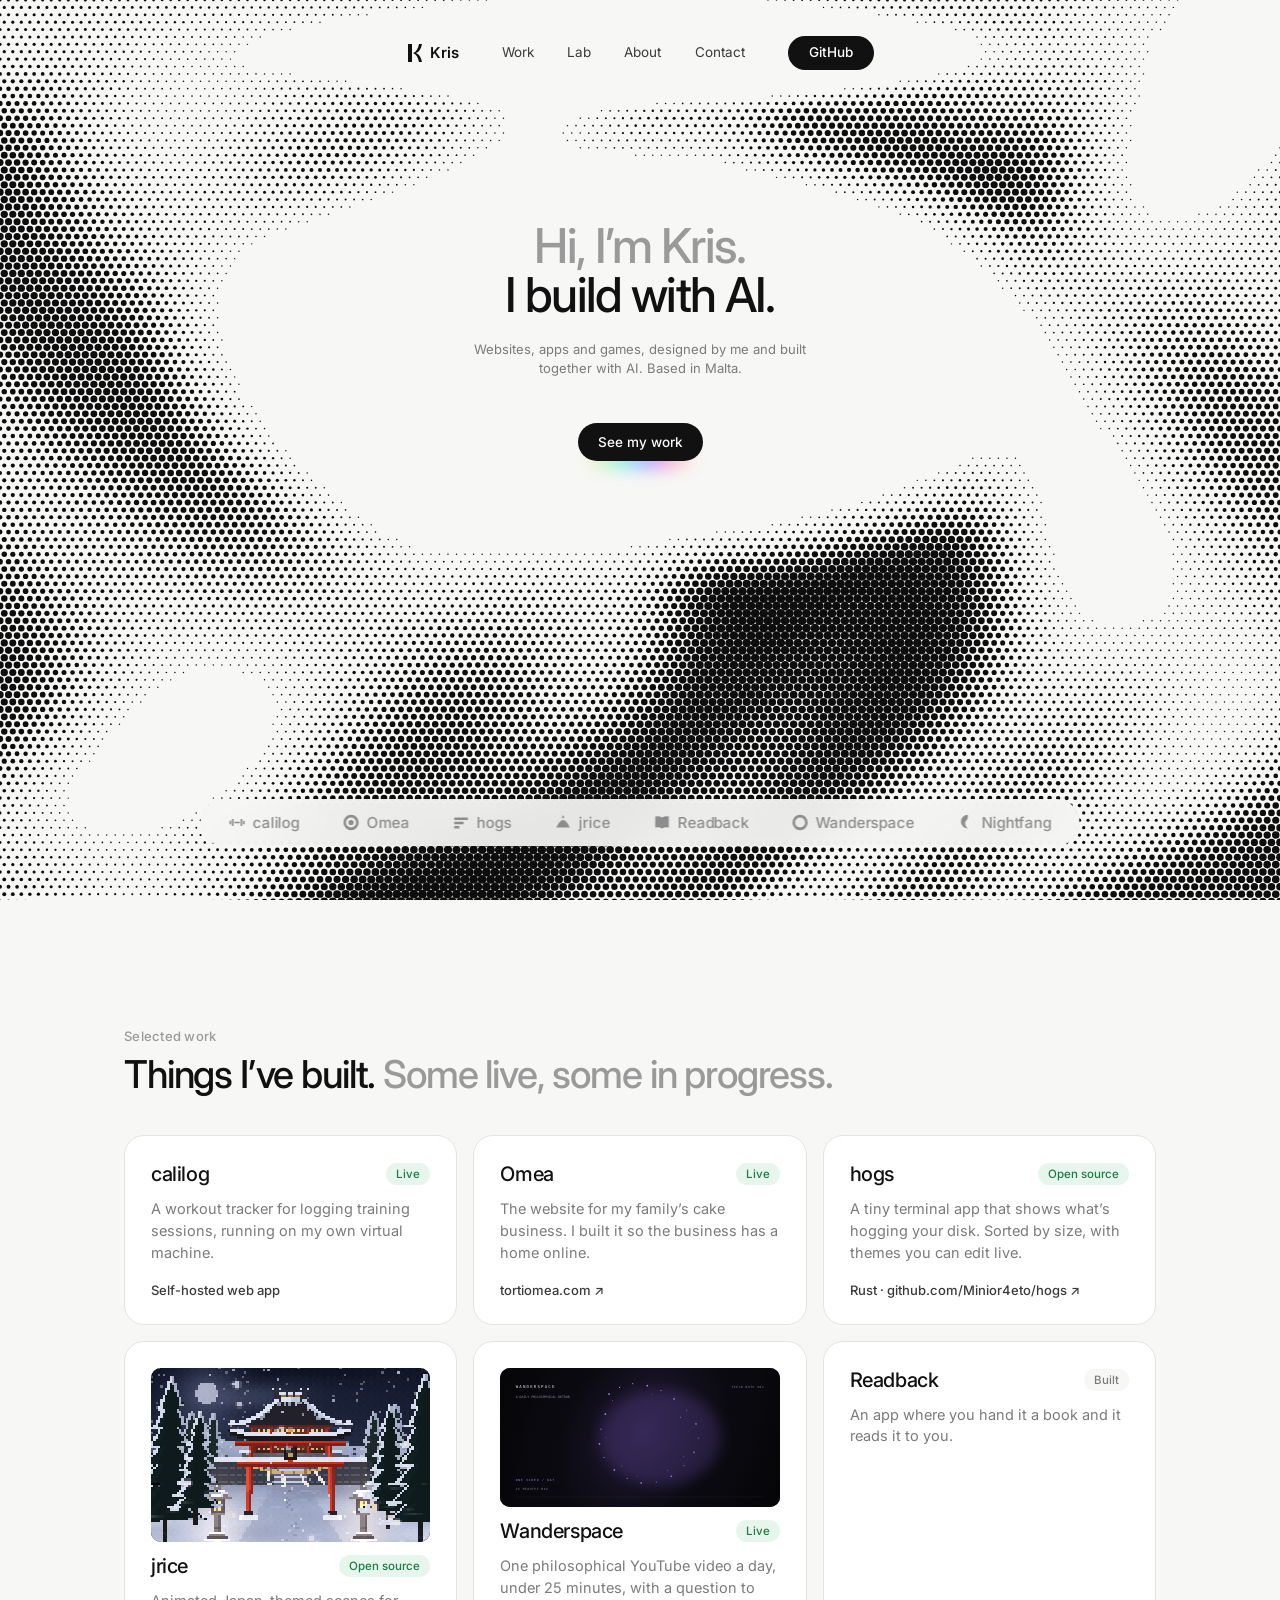
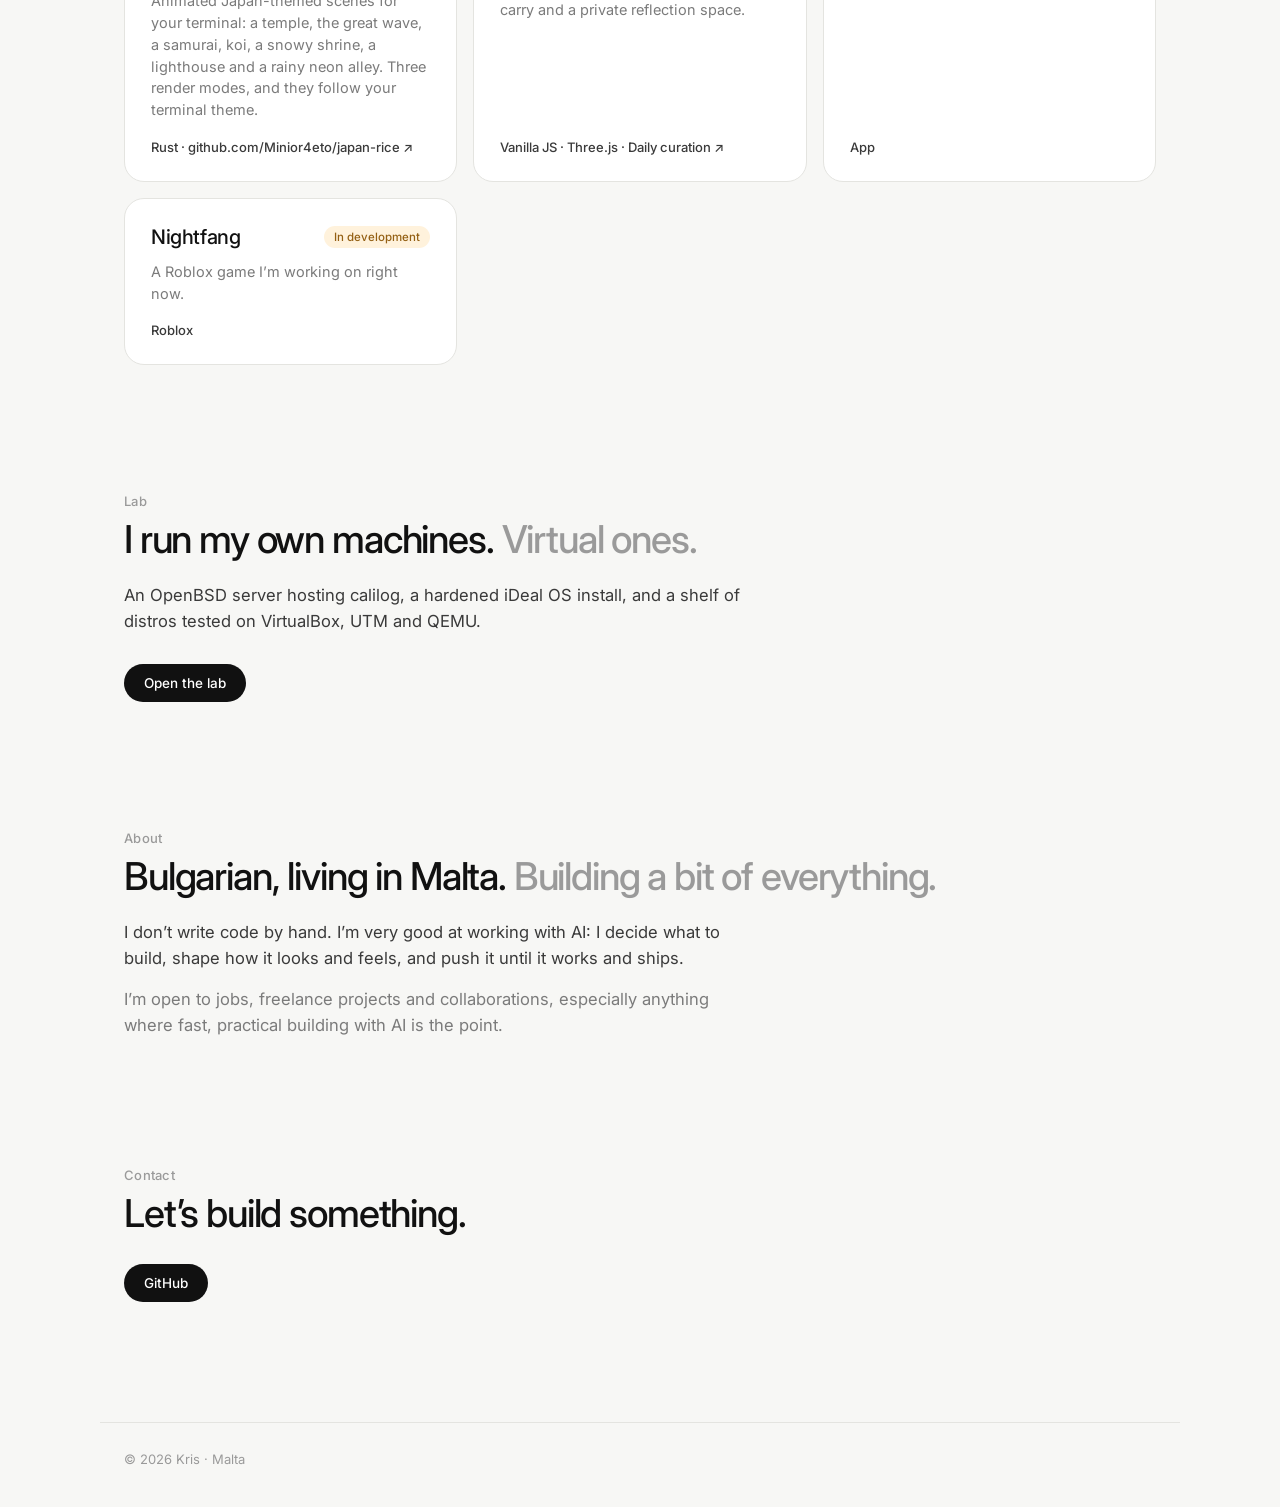
<file: index.html>
<!doctype html>
<html lang="en">
  <head>
    <meta charset="UTF-8" />
    <meta name="viewport" content="width=device-width, initial-scale=1" />
    <meta name="theme-color" content="#f7f7f5" />
    <meta name="description" content="Kris builds websites, apps and games by directing AI. Based in Malta. Projects: calilog, Omea, hogs, jrice, Wanderspace, Readback, Nightfang." />
    <title>Kris — I build things with AI</title>
    <link rel="preconnect" href="https://fonts.googleapis.com" />
    <link rel="preconnect" href="https://fonts.gstatic.com" crossorigin />
    <link href="https://fonts.googleapis.com/css2?family=Inter:wght@400;500;600&display=swap" rel="stylesheet" />
    <style>
      :root {
        --bg: #f7f7f5;
        --ink: #111111;
        --mute: #9a9a9a;
        --sub: #7b7b7b;
        --line: #e4e4e0;
        --card: #ffffff;
        --dot: #0d0d0d;
      }

      * { box-sizing: border-box; margin: 0; padding: 0; }
      html { scroll-behavior: smooth; }
      body {
        min-width: 320px;
        background: var(--bg);
        color: var(--ink);
        font-family: "Inter", system-ui, sans-serif;
        -webkit-font-smoothing: antialiased;
        text-rendering: optimizeLegibility;
      }
      a { color: inherit; }

      /* ---------- HERO ---------- */
      .hero {
        position: relative;
        height: 100vh;
        min-height: 660px;
        overflow: hidden;
        isolation: isolate;
        background: var(--bg);
      }

      #dots {
        position: absolute;
        inset: 0;
        z-index: 0;
        display: block;
        width: 100%;
        height: 100%;
        pointer-events: none;
      }

      .nav, .copy, .logos { position: relative; z-index: 3; }

      .nav {
        display: flex;
        align-items: center;
        justify-content: center;
        gap: clamp(18px, 2.6vw, 40px);
        padding: 36px 24px 0;
        font-size: 13.5px;
        line-height: 1;
      }

      .brand {
        display: inline-flex;
        align-items: center;
        gap: 8px;
        margin-right: 10px;
        font-size: 15px;
        font-weight: 600;
        letter-spacing: -.01em;
        text-decoration: none;
        white-space: nowrap;
      }
      .brand-mark { width: 16px; height: 18px; fill: currentColor; }

      .nav-links { display: flex; align-items: center; gap: clamp(18px, 2.6vw, 40px); }
      .nav-links a, .pill-link {
        color: #3a3a3a;
        text-decoration: none;
        transition: color .2s ease;
        white-space: nowrap;
      }
      .nav-links a:hover { color: #000; }

      .pill-link {
        margin-left: 10px;
        padding: 10px 21px;
        border-radius: 999px;
        background: var(--ink);
        color: #fff;
        font-weight: 500;
        transition: transform .25s ease, background .25s ease;
      }
      .pill-link:hover { transform: translateY(-1px); background: #000; color: #fff; }

      .copy {
        position: absolute;
        top: 24.5%;
        left: 50%;
        width: min(92vw, 720px);
        transform: translateX(-50%);
        text-align: center;
      }

      h1 {
        font-size: clamp(38px, 3.75vw, 68px);
        font-weight: 500;
        letter-spacing: -.035em;
        line-height: 1.04;
      }
      h1 span { display: block; }
      h1 .muted { color: var(--mute); }

      .subline {
        max-width: 360px;
        margin: 20px auto 0;
        color: var(--sub);
        font-size: clamp(13px, 1.02vw, 15.5px);
        line-height: 1.4;
      }

      .cta {
        position: relative;
        display: inline-block;
        margin-top: clamp(34px, 3.6vw, 52px);
      }
      .cta::before {
        position: absolute;
        right: 10%; bottom: -6px; left: 10%;
        height: 16px;
        border-radius: 50%;
        background: linear-gradient(90deg, #ffcf5a, #7dffa8, #5ad7ff, #9b7bff, #ff6fd8, #ffb36b);
        content: "";
        filter: blur(9px);
        opacity: .85;
        transition: bottom .3s ease, filter .3s ease, opacity .3s ease;
      }
      .cta a {
        position: relative;
        display: inline-flex;
        align-items: center;
        justify-content: center;
        padding: 11px 20px;
        border-radius: 999px;
        background: var(--ink);
        color: #fff;
        font-size: 13.5px;
        font-weight: 500;
        text-decoration: none;
        transition: transform .3s ease, background .3s ease;
      }
      .cta:hover::before { bottom: -9px; filter: blur(12px); opacity: 1; }
      .cta:hover a { transform: translateY(-1px); background: #000; }

      .logos {
        position: absolute;
        bottom: clamp(28px, 6vh, 64px);
        left: 50%;
        transform: translateX(-50%);
        width: max-content;
        max-width: 92vw;
        display: flex;
        flex-wrap: wrap;
        align-items: center;
        justify-content: center;
        gap: 14px clamp(22px, 3.4vw, 48px);
        padding: 14px 28px;
        border-radius: 999px;
        background: rgba(247, 247, 245, .92);
        -webkit-backdrop-filter: blur(6px);
        backdrop-filter: blur(6px);
        color: #8d8d8d;
        font-size: clamp(14px, 1.18vw, 17px);
        font-weight: 500;
        letter-spacing: -.01em;
      }
      .logo-item {
        display: inline-flex;
        align-items: center;
        gap: 7px;
        white-space: nowrap;
        text-decoration: none;
        transition: color .2s ease;
      }
      .logo-item:hover { color: var(--ink); }
      .logo-item svg { width: 17px; height: 17px; fill: currentColor; }

      /* ---------- SECTIONS ---------- */
      section.block {
        max-width: 1080px;
        margin: 0 auto;
        padding: clamp(72px, 10vw, 128px) 24px 0;
      }
      .eyebrow {
        color: var(--mute);
        font-size: 13px;
        font-weight: 500;
        letter-spacing: .02em;
      }
      h2 {
        margin-top: 10px;
        font-size: clamp(28px, 3vw, 44px);
        font-weight: 500;
        letter-spacing: -.03em;
        line-height: 1.08;
      }
      h2 .muted { color: var(--mute); }

      .grid {
        display: grid;
        grid-template-columns: repeat(auto-fill, minmax(300px, 1fr));
        gap: 16px;
        margin-top: 40px;
      }
      .card {
        display: flex;
        flex-direction: column;
        gap: 12px;
        padding: 26px;
        border: 1px solid var(--line);
        border-radius: 20px;
        background: var(--card);
        text-decoration: none;
        transition: transform .25s ease, border-color .25s ease, box-shadow .25s ease;
      }
      a.card:hover { transform: translateY(-3px); border-color: #cfcfca; box-shadow: 0 14px 30px -18px rgba(0,0,0,.25); }
      .card-top { display: flex; align-items: center; justify-content: space-between; gap: 12px; }
      .card .thumb { width: 100%; height: auto; border-radius: 10px; display: block; image-rendering: pixelated; background: #0b0c14; }
      .card h3 { font-size: 20px; font-weight: 500; letter-spacing: -.02em; }
      .tag {
        padding: 4px 10px;
        border-radius: 999px;
        background: var(--bg);
        color: var(--sub);
        font-size: 11.5px;
        font-weight: 500;
        white-space: nowrap;
      }
      .tag.live { background: #e6f6ec; color: #1f7a45; }
      .tag.wip { background: #fff2dc; color: #946014; }
      .card p { color: var(--sub); font-size: 14.5px; line-height: 1.5; }
      .card .meta { margin-top: auto; padding-top: 6px; color: #3a3a3a; font-size: 13px; font-weight: 500; }

      .about-text {
        max-width: 620px;
        margin-top: 22px;
        color: #3a3a3a;
        font-size: clamp(16px, 1.3vw, 19px);
        line-height: 1.55;
      }
      .about-text + .about-text { margin-top: 16px; color: var(--sub); }

      .contact-row { display: flex; flex-wrap: wrap; gap: 12px; margin-top: 30px; }
      .contact-row a {
        padding: 11px 20px;
        border-radius: 999px;
        background: var(--ink);
        color: #fff;
        font-size: 13.5px;
        font-weight: 500;
        text-decoration: none;
        transition: transform .25s ease;
      }
      .contact-row a:hover { transform: translateY(-1px); }
      .contact-row a.ghost { background: transparent; color: var(--ink); border: 1px solid #cfcfca; }

      footer {
        max-width: 1080px;
        margin: clamp(72px, 10vw, 120px) auto 0;
        padding: 28px 24px 40px;
        border-top: 1px solid var(--line);
        color: var(--mute);
        font-size: 13px;
      }

      @media (max-width: 760px) {
        .hero { min-height: 620px; }
        .nav { justify-content: space-between; padding: 22px 18px 0; }
        .nav-links { display: none; }
        .brand { margin-right: 0; }
        .pill-link { margin-left: 0; }
        .copy { top: 20%; }
        .logos { gap: 10px 20px; font-size: 13px; padding: 12px 20px; border-radius: 22px; }
      }
    </style>
  </head>
  <body>
    <main class="hero" id="top">
      <canvas id="dots" aria-hidden="true"></canvas>

      <nav class="nav" aria-label="Main navigation">
        <a class="brand" href="#top" aria-label="Kris home">
          <svg class="brand-mark" viewBox="0 0 16 18" aria-hidden="true">
            <path d="M2 0h4v18H2zM7 9c3-1 5-4 6-9h3c-1 5-3 8-6 9 3 1 5 4 6 9h-3c-1-5-3-8-6-9z" />
          </svg>
          <span>Kris</span>
        </a>
        <div class="nav-links">
          <a href="#work">Work</a>
          <a href="lab.html">Lab</a>
          <a href="#about">About</a>
          <a href="#contact">Contact</a>
        </div>
        <a class="pill-link" href="https://github.com/Minior4eto" target="_blank" rel="noopener">GitHub</a>
      </nav>

      <section class="copy" aria-labelledby="hero-title">
        <h1 id="hero-title">
          <span class="muted">Hi, I’m Kris.</span>
          <span>I build with AI.</span>
        </h1>
        <p class="subline">Websites, apps and games, designed by me and built together with AI. Based in Malta.</p>
        <div class="cta">
          <a href="#work">See my work</a>
        </div>
      </section>

      <div class="logos" aria-label="Selected projects">
        <a class="logo-item" href="#calilog">
          <svg viewBox="0 0 20 20" aria-hidden="true"><path d="M1 8h2v4H1zm3-2h2v8H4zm3 3h6v2H7zm7-3h2v8h-2zm3 2h2v4h-2z" /></svg>
          <span>calilog</span>
        </a>
        <a class="logo-item" href="#omea">
          <svg viewBox="0 0 20 20" aria-hidden="true"><path d="M10 1a9 9 0 110 18 9 9 0 010-18zm0 3a6 6 0 100 12 6 6 0 000-12zm0 3a3 3 0 110 6 3 3 0 010-6z" /></svg>
          <span>Omea</span>
        </a>
        <a class="logo-item" href="#hogs">
          <svg viewBox="0 0 20 20" aria-hidden="true"><path d="M2 4h16v3H2zm0 5h11v3H2zm0 5h6v3H2z" /></svg>
          <span>hogs</span>
        </a>
        <a class="logo-item" href="#jrice">
          <svg viewBox="0 0 20 20" aria-hidden="true"><path d="M2 16q4-9 8-9t8 9zM9 2h2v3H9z" /></svg>
          <span>jrice</span>
        </a>
        <a class="logo-item" href="#readback">
          <svg viewBox="0 0 20 20" aria-hidden="true"><path d="M2 3q4-1 8 1v13q-4-2-8-1zm16 0q-4-1-8 1v13q4-2 8-1z" /></svg>
          <span>Readback</span>
        </a>
        <a class="logo-item" href="#wanderspace">
          <svg viewBox="0 0 20 20" aria-hidden="true"><path d="M10 1a9 9 0 100 18 9 9 0 000-18zm0 3a6 6 0 110 12 6 6 0 010-12z" /></svg>
          <span>Wanderspace</span>
        </a>
        <a class="logo-item" href="#nightfang">
          <svg viewBox="0 0 20 20" aria-hidden="true"><path d="M12 1a8 8 0 100 16 9 9 0 01-3-8 8 8 0 003-8z" /></svg>
          <span>Nightfang</span>
        </a>
      </div>
    </main>

    <section class="block" id="work" aria-labelledby="work-title">
      <p class="eyebrow">Selected work</p>
      <h2 id="work-title">Things I’ve built. <span class="muted">Some live, some in progress.</span></h2>

      <div class="grid">
        <article class="card" id="calilog">
          <div class="card-top"><h3>calilog</h3><span class="tag live">Live</span></div>
          <p>A workout tracker for logging training sessions, running on my own virtual machine.</p>
          <span class="meta">Self-hosted web app</span>
        </article>

        <a class="card" id="omea" href="https://tortiomea.com" target="_blank" rel="noopener">
          <div class="card-top"><h3>Omea</h3><span class="tag live">Live</span></div>
          <p>The website for my family’s cake business. I built it so the business has a home online.</p>
          <span class="meta">tortiomea.com ↗</span>
        </a>

        <a class="card" id="hogs" href="https://github.com/Minior4eto/hogs" target="_blank" rel="noopener">
          <div class="card-top"><h3>hogs</h3><span class="tag live">Open source</span></div>
          <p>A tiny terminal app that shows what’s hogging your disk. Sorted by size, with themes you can edit live.</p>
          <span class="meta">Rust · github.com/Minior4eto/hogs ↗</span>
        </a>

        <a class="card" id="jrice" href="https://github.com/Minior4eto/japan-rice" target="_blank" rel="noopener">
          <img class="thumb" src="assets/jrice.gif" alt="Animated snowy shrine drawn in a terminal" loading="lazy" width="480" height="300" />
          <div class="card-top"><h3>jrice</h3><span class="tag live">Open source</span></div>
          <p>Animated Japan-themed scenes for your terminal: a temple, the great wave, a samurai, koi, a snowy shrine, a lighthouse and a rainy neon alley. Three render modes, and they follow your terminal theme.</p>
          <span class="meta">Rust · github.com/Minior4eto/japan-rice ↗</span>
        </a>

        <a class="card" id="wanderspace" href="https://wanderspace.vercel.app/" target="_blank" rel="noopener">
          <img class="thumb" src="assets/wanderspace.svg" alt="Wanderspace — lavender particles on a dark field" loading="lazy" width="480" height="240" />
          <div class="card-top"><h3>Wanderspace</h3><span class="tag live">Live</span></div>
          <p>One philosophical YouTube video a day, under 25 minutes, with a question to carry and a private reflection space.</p>
          <span class="meta">Vanilla JS · Three.js · Daily curation ↗</span>
        </a>

        <article class="card" id="readback">
          <div class="card-top"><h3>Readback</h3><span class="tag">Built</span></div>
          <p>An app where you hand it a book and it reads it to you.</p>
          <span class="meta">App</span>
        </article>

        <article class="card" id="nightfang">
          <div class="card-top"><h3>Nightfang</h3><span class="tag wip">In development</span></div>
          <p>A Roblox game I’m working on right now.</p>
          <span class="meta">Roblox</span>
        </article>
      </div>
    </section>

    <section class="block" id="lab" aria-labelledby="lab-title">
      <p class="eyebrow">Lab</p>
      <h2 id="lab-title">I run my own machines. <span class="muted">Virtual ones.</span></h2>
      <p class="about-text">An OpenBSD server hosting calilog, a hardened iDeal OS install, and a shelf of distros tested on VirtualBox, UTM and QEMU.</p>
      <div class="contact-row">
        <a href="lab.html">Open the lab</a>
      </div>
    </section>

    <section class="block" id="about" aria-labelledby="about-title">
      <p class="eyebrow">About</p>
      <h2 id="about-title">Bulgarian, living in Malta. <span class="muted">Building a bit of everything.</span></h2>
      <p class="about-text">I don’t write code by hand. I’m very good at working with AI: I decide what to build, shape how it looks and feels, and push it until it works and ships.</p>
      <p class="about-text">I’m open to jobs, freelance projects and collaborations, especially anything where fast, practical building with AI is the point.</p>
    </section>

    <section class="block" id="contact" aria-labelledby="contact-title">
      <p class="eyebrow">Contact</p>
      <h2 id="contact-title">Let’s build something.</h2>
      <div class="contact-row">
        <a href="https://github.com/Minior4eto" target="_blank" rel="noopener">GitHub</a>
        <!-- Add your email here when ready, for example:
        <a class="ghost" href="mailto:you@example.com">Email me</a> -->
      </div>
    </section>

    <footer>© <span id="year"></span> Kris · Malta</footer>

    <script>
      document.getElementById('year').textContent = new Date().getFullYear();
    </script>
    <script>
      (() => {
        const canvas = document.getElementById('dots');
        const ctx = canvas.getContext('2d');
        const LOOP = 24; // seconds; every wave uses whole multiples of this, so the loop is seamless
        const TAU = Math.PI * 2;

        let W = 0, H = 0, dpr = 1, step = 8, rowStep = 7, cols = 0, rows = 0, maxR = 3.4;
        const pointer = { x: -9999, y: -9999, on: false };

        const clamp = (n, a, b) => Math.max(a, Math.min(b, n));
        const smooth = (a, b, x) => { const t = clamp((x - a) / (b - a), 0, 1); return t * t * (3 - 2 * t); };

        function resize() {
          const rect = canvas.getBoundingClientRect();
          W = Math.max(1, Math.round(rect.width));
          H = Math.max(1, Math.round(rect.height));
          dpr = Math.min(2, window.devicePixelRatio || 1);
          canvas.width = Math.round(W * dpr);
          canvas.height = Math.round(H * dpr);
          step = Math.max(7, W / 150);       // dot spacing (bigger = chunkier dots)
          rowStep = step * .866;             // staggered rows give a honeycomb feel
          maxR = step * .52;                 // biggest dot size
          cols = Math.ceil(W / step) + 1;
          rows = Math.ceil(H / rowStep) + 1;
        }

        function render(time) {
          const a = TAU * (((time % LOOP) + LOOP) % LOOP) / LOOP;
          ctx.setTransform(dpr, 0, 0, dpr, 0, 0);
          ctx.fillStyle = '#f7f7f5';
          ctx.fillRect(0, 0, W, H);
          ctx.fillStyle = '#0d0d0d';

          const aspect = W / H;
          const portrait = H > W;
          // clear zone around the headline so the text stays readable (centre, half-width, half-height)
          const qy = portrait ? .33 : .39;
          const qrx = portrait ? W * .62 : Math.min(W * .30, 430);
          const qry = (portrait ? .17 : .21) * H;

          for (let j = 0; j < rows; j += 1) {
            const y = j * rowStep;
            const ny = y / H;
            const env = .35 + .65 * smooth(.04, .22, ny);   // a little lighter right behind the nav
            const offset = (j % 2) * step * .5;
            for (let i = 0; i < cols; i += 1) {
              const x = i * step + offset;
              const nx = (x / W - .5) * aspect;

              // domain warp makes the bands bend and flow instead of sliding in straight lines
              const wx = nx + .20 * Math.sin(ny * 5 + a);
              const wy = ny + .12 * Math.sin(nx * 4 - a);
              const band =
                .55 * Math.sin(wx * 6 + wy * 5 - a * 2) +
                .30 * Math.sin(wx * 11 - wy * 3 + a * 3) +
                .15 * Math.sin((wx + wy) * 19 - a * 4);
              let v = smooth(-.15, .85, band * .5 + .5 + (band > 0 ? .0 : 0));
              const qd = Math.hypot((x - W / 2) / qrx, (y - qy * H) / qry);
              const nd = Math.hypot((x - W / 2) / (portrait ? W * .6 : 320), (y - 52) / 46);   // clear zone behind the nav
              v = Math.pow(v, 1.15) * env * smooth(.85, 1.35, qd) * smooth(.8, 1.4, nd);

              if (pointer.on) {
                const dx = x - pointer.x, dy = y - pointer.y;
                v += .55 * Math.exp(-(dx * dx + dy * dy) / (2 * 90 * 90)) * env * smooth(.85, 1.35, qd) * smooth(.8, 1.4, nd);
              }

              const r = maxR * clamp(v, 0, 1);
              if (r < .7) continue;
              ctx.beginPath();
              ctx.arc(x, y, r, 0, TAU);
              ctx.fill();
            }
          }
        }

        const still = window.matchMedia('(prefers-reduced-motion: reduce)').matches;
        window.addEventListener('resize', () => { resize(); if (still) render(8); }, { passive: true });
        window.addEventListener('pointermove', (e) => {
          const rect = canvas.getBoundingClientRect();
          pointer.x = e.clientX - rect.left;
          pointer.y = e.clientY - rect.top;
          pointer.on = pointer.y >= 0 && pointer.y <= rect.height;
        }, { passive: true });
        window.addEventListener('pointerleave', () => { pointer.on = false; });

        resize();
        const start = performance.now();
        const frame = (now) => {
          render((now - start) / 1000);
          window.requestAnimationFrame(frame);
        };
        window.__render = render;
        if (still) render(8); else window.requestAnimationFrame(frame);
      })();
    </script>
  </body>
</html>
</file>
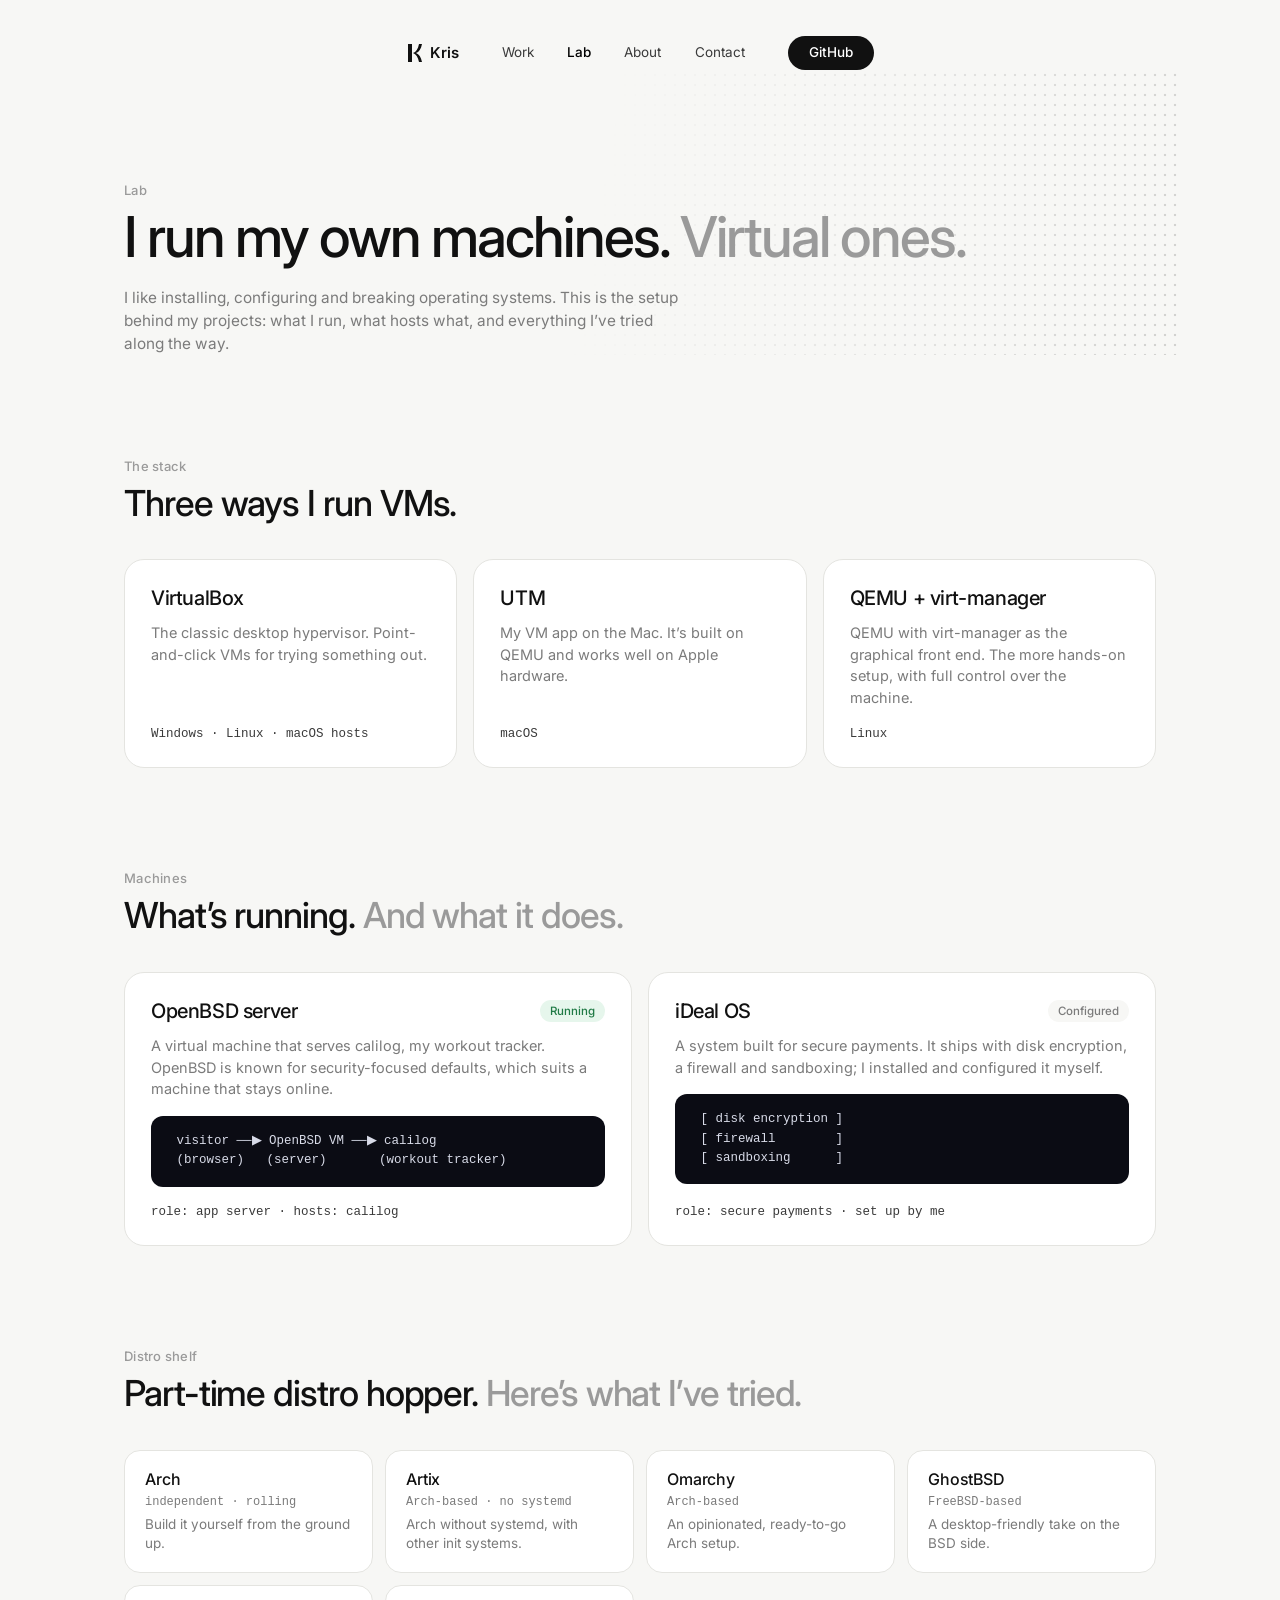
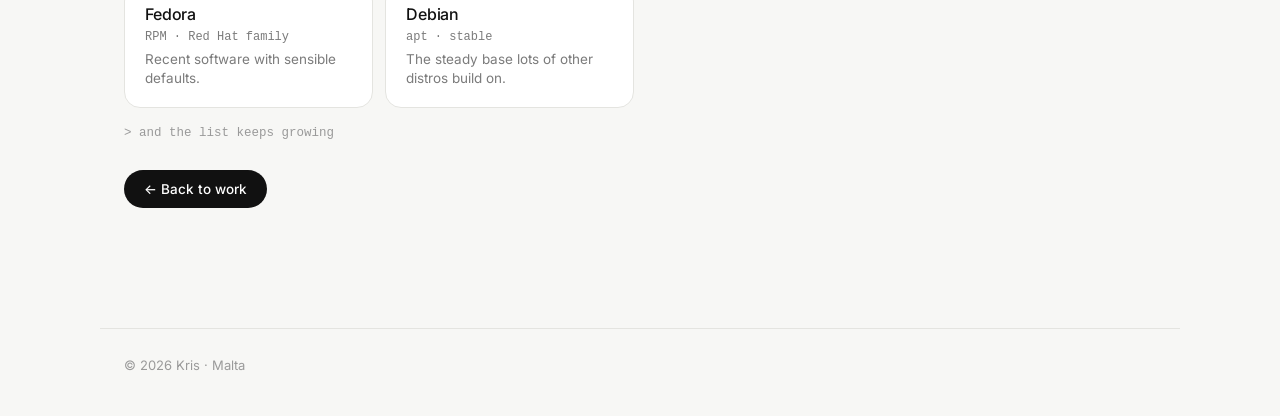
<file: lab.html>
<!doctype html>
<html lang="en">
  <head>
    <meta charset="UTF-8" />
    <meta name="viewport" content="width=device-width, initial-scale=1" />
    <meta name="theme-color" content="#f7f7f5" />
    <meta name="description" content="Kris's virtual machine lab: an OpenBSD server running calilog, a hardened iDeal OS install, and a shelf of distros tested on VirtualBox, UTM and QEMU." />
    <title>Lab — Kris</title>
    <link rel="preconnect" href="https://fonts.googleapis.com" />
    <link rel="preconnect" href="https://fonts.gstatic.com" crossorigin />
    <link href="https://fonts.googleapis.com/css2?family=Inter:wght@400;500;600&display=swap" rel="stylesheet" />
    <style>
      :root {
        --bg: #f7f7f5;
        --ink: #111111;
        --mute: #9a9a9a;
        --sub: #7b7b7b;
        --line: #e4e4e0;
        --card: #ffffff;
        --mono: ui-monospace, "SF Mono", "JetBrains Mono", Menlo, Consolas, monospace;
      }

      * { box-sizing: border-box; margin: 0; padding: 0; }
      html { scroll-behavior: smooth; }
      body {
        min-width: 320px;
        background: var(--bg);
        color: var(--ink);
        font-family: "Inter", system-ui, sans-serif;
        -webkit-font-smoothing: antialiased;
        text-rendering: optimizeLegibility;
      }
      a { color: inherit; }

      /* ---------- NAV ---------- */
      .nav {
        display: flex;
        align-items: center;
        justify-content: center;
        gap: clamp(18px, 2.6vw, 40px);
        padding: 36px 24px 0;
        font-size: 13.5px;
        line-height: 1;
      }
      .brand {
        display: inline-flex;
        align-items: center;
        gap: 8px;
        margin-right: 10px;
        font-size: 15px;
        font-weight: 600;
        letter-spacing: -.01em;
        text-decoration: none;
        white-space: nowrap;
      }
      .brand-mark { width: 16px; height: 18px; fill: currentColor; }
      .nav-links { display: flex; align-items: center; gap: clamp(18px, 2.6vw, 40px); }
      .nav-links a, .pill-link {
        color: #3a3a3a;
        text-decoration: none;
        transition: color .2s ease;
        white-space: nowrap;
      }
      .nav-links a:hover, .nav-links a[aria-current="page"] { color: #000; }
      .nav-links a[aria-current="page"] { font-weight: 500; }
      .pill-link {
        margin-left: 10px;
        padding: 10px 21px;
        border-radius: 999px;
        background: var(--ink);
        color: #fff;
        font-weight: 500;
        transition: transform .25s ease;
      }
      .pill-link:hover { transform: translateY(-1px); color: #fff; }

      /* ---------- HEADER ---------- */
      .page-head {
        position: relative;
        max-width: 1080px;
        margin: 0 auto;
        padding: clamp(64px, 9vw, 112px) 24px 0;
      }
      .page-head::before {
        content: "";
        position: absolute;
        inset: 0 0 auto 0;
        height: 100%;
        background-image: radial-gradient(circle, #0d0d0d 1.3px, transparent 1.6px);
        background-size: 10px 10px;
        -webkit-mask-image: linear-gradient(100deg, transparent 45%, #000 100%);
        mask-image: linear-gradient(100deg, transparent 45%, #000 100%);
        opacity: .16;
        pointer-events: none;
      }
      .page-head > * { position: relative; }
      .eyebrow {
        color: var(--mute);
        font-size: 13px;
        font-weight: 500;
        letter-spacing: .02em;
      }
      h1 {
        margin-top: 10px;
        font-size: clamp(38px, 4.4vw, 64px);
        font-weight: 500;
        letter-spacing: -.035em;
        line-height: 1.04;
      }
      h1 .muted { color: var(--mute); }
      .lede {
        max-width: 560px;
        margin-top: 20px;
        color: var(--sub);
        font-size: clamp(15px, 1.2vw, 18px);
        line-height: 1.5;
      }

      /* ---------- SECTIONS ---------- */
      section.block {
        max-width: 1080px;
        margin: 0 auto;
        padding: clamp(64px, 8vw, 104px) 24px 0;
      }
      h2 {
        margin-top: 10px;
        font-size: clamp(26px, 2.8vw, 40px);
        font-weight: 500;
        letter-spacing: -.03em;
        line-height: 1.1;
      }
      h2 .muted { color: var(--mute); }

      .grid {
        display: grid;
        grid-template-columns: repeat(auto-fill, minmax(300px, 1fr));
        gap: 16px;
        margin-top: 36px;
      }
      .card {
        display: flex;
        flex-direction: column;
        gap: 12px;
        padding: 26px;
        border: 1px solid var(--line);
        border-radius: 20px;
        background: var(--card);
      }
      .card-top { display: flex; align-items: center; justify-content: space-between; gap: 12px; }
      .card h3 { font-size: 20px; font-weight: 500; letter-spacing: -.02em; }
      .card p { color: var(--sub); font-size: 14.5px; line-height: 1.5; }
      .card .meta {
        margin-top: auto;
        padding-top: 6px;
        color: #3a3a3a;
        font-family: var(--mono);
        font-size: 12.5px;
      }
      .tag {
        padding: 4px 10px;
        border-radius: 999px;
        background: var(--bg);
        color: var(--sub);
        font-size: 11.5px;
        font-weight: 500;
        white-space: nowrap;
      }
      .tag.live { background: #e6f6ec; color: #1f7a45; }

      .grid.two { grid-template-columns: repeat(auto-fill, minmax(420px, 1fr)); }

      pre.diagram {
        margin-top: 4px;
        padding: 16px 18px;
        overflow-x: auto;
        border-radius: 12px;
        background: #0b0c14;
        color: #d8dbe8;
        font-family: var(--mono);
        font-size: 12.5px;
        line-height: 1.55;
      }

      /* distro shelf */
      .shelf {
        display: grid;
        grid-template-columns: repeat(auto-fill, minmax(220px, 1fr));
        gap: 12px;
        margin-top: 36px;
        list-style: none;
      }
      .shelf li {
        display: flex;
        flex-direction: column;
        gap: 6px;
        padding: 18px 20px;
        border: 1px solid var(--line);
        border-radius: 16px;
        background: var(--card);
      }
      .shelf .name { font-size: 16px; font-weight: 500; letter-spacing: -.01em; }
      .shelf .base { color: var(--sub); font-family: var(--mono); font-size: 12px; }
      .shelf .note { color: var(--sub); font-size: 13.5px; line-height: 1.45; }
      .shelf-foot {
        margin-top: 18px;
        color: var(--mute);
        font-family: var(--mono);
        font-size: 12.5px;
      }

      .back-row { margin-top: 30px; }
      .back-row a {
        display: inline-block;
        padding: 11px 20px;
        border-radius: 999px;
        background: var(--ink);
        color: #fff;
        font-size: 13.5px;
        font-weight: 500;
        text-decoration: none;
        transition: transform .25s ease;
      }
      .back-row a:hover { transform: translateY(-1px); }

      footer {
        max-width: 1080px;
        margin: clamp(72px, 10vw, 120px) auto 0;
        padding: 28px 24px 40px;
        border-top: 1px solid var(--line);
        color: var(--mute);
        font-size: 13px;
      }

      @media (max-width: 760px) {
        .nav { justify-content: space-between; padding: 22px 18px 0; }
        .nav-links { gap: 16px; }
        .brand { margin-right: 0; }
        .pill-link { display: none; }
        .grid, .grid.two { grid-template-columns: minmax(0, 1fr); }
        .card { padding: 22px; }
      }
    </style>
  </head>
  <body>
    <nav class="nav" aria-label="Main navigation">
      <a class="brand" href="index.html" aria-label="Kris home">
        <svg class="brand-mark" viewBox="0 0 16 18" aria-hidden="true">
          <path d="M2 0h4v18H2zM7 9c3-1 5-4 6-9h3c-1 5-3 8-6 9 3 1 5 4 6 9h-3c-1-5-3-8-6-9z" />
        </svg>
        <span>Kris</span>
      </a>
      <div class="nav-links">
        <a href="index.html#work">Work</a>
        <a href="lab.html" aria-current="page">Lab</a>
        <a href="index.html#about">About</a>
        <a href="index.html#contact">Contact</a>
      </div>
      <a class="pill-link" href="https://github.com/Minior4eto" target="_blank" rel="noopener">GitHub</a>
    </nav>

    <header class="page-head">
      <p class="eyebrow">Lab</p>
      <h1>I run my own machines. <span class="muted">Virtual ones.</span></h1>
      <p class="lede">I like installing, configuring and breaking operating systems. This is the setup behind my projects: what I run, what hosts what, and everything I’ve tried along the way.</p>
    </header>

    <section class="block" id="stack" aria-labelledby="stack-title">
      <p class="eyebrow">The stack</p>
      <h2 id="stack-title">Three ways I run VMs.</h2>

      <div class="grid">
        <article class="card">
          <div class="card-top"><h3>VirtualBox</h3></div>
          <p>The classic desktop hypervisor. Point-and-click VMs for trying something out.</p>
          <span class="meta">Windows · Linux · macOS hosts</span>
        </article>

        <article class="card">
          <div class="card-top"><h3>UTM</h3></div>
          <p>My VM app on the Mac. It’s built on QEMU and works well on Apple hardware.</p>
          <span class="meta">macOS</span>
        </article>

        <article class="card">
          <div class="card-top"><h3>QEMU + virt-manager</h3></div>
          <p>QEMU with virt-manager as the graphical front end. The more hands-on setup, with full control over the machine.</p>
          <span class="meta">Linux</span>
        </article>
      </div>
    </section>

    <section class="block" id="machines" aria-labelledby="machines-title">
      <p class="eyebrow">Machines</p>
      <h2 id="machines-title">What’s running. <span class="muted">And what it does.</span></h2>

      <div class="grid two">
        <article class="card">
          <div class="card-top"><h3>OpenBSD server</h3><span class="tag live">Running</span></div>
          <p>A virtual machine that serves calilog, my workout tracker. OpenBSD is known for security-focused defaults, which suits a machine that stays online.</p>
          <pre class="diagram" aria-label="Diagram: visitor to OpenBSD VM to calilog">
 visitor ──▶ OpenBSD VM ──▶ calilog
 (browser)   (server)       (workout tracker)</pre>
          <span class="meta">role: app server · hosts: calilog</span>
          <!-- TODO (Kris): add what runs on it (web server, firewall, how calilog starts) and the OpenBSD version. -->
        </article>

        <article class="card">
          <div class="card-top"><h3>iDeal OS</h3><span class="tag">Configured</span></div>
          <p>A system built for secure payments. It ships with disk encryption, a firewall and sandboxing; I installed and configured it myself.</p>
          <pre class="diagram" aria-label="List of iDeal OS security layers">
 [ disk encryption ]
 [ firewall        ]
 [ sandboxing      ]</pre>
          <span class="meta">role: secure payments · set up by me</span>
        </article>
      </div>
    </section>

    <section class="block" id="distros" aria-labelledby="distros-title">
      <p class="eyebrow">Distro shelf</p>
      <h2 id="distros-title">Part-time distro hopper. <span class="muted">Here’s what I’ve tried.</span></h2>

      <ul class="shelf">
        <li>
          <span class="name">Arch</span>
          <span class="base">independent · rolling</span>
          <span class="note">Build it yourself from the ground up.</span>
        </li>
        <li>
          <span class="name">Artix</span>
          <span class="base">Arch-based · no systemd</span>
          <span class="note">Arch without systemd, with other init systems.</span>
        </li>
        <li>
          <span class="name">Omarchy</span>
          <span class="base">Arch-based</span>
          <span class="note">An opinionated, ready-to-go Arch setup.</span>
        </li>
        <li>
          <span class="name">GhostBSD</span>
          <span class="base">FreeBSD-based</span>
          <span class="note">A desktop-friendly take on the BSD side.</span>
        </li>
        <li>
          <span class="name">Fedora</span>
          <span class="base">RPM · Red Hat family</span>
          <span class="note">Recent software with sensible defaults.</span>
        </li>
        <li>
          <span class="name">Debian</span>
          <span class="base">apt · stable</span>
          <span class="note">The steady base lots of other distros build on.</span>
        </li>
      </ul>
      <p class="shelf-foot">&gt; and the list keeps growing</p>

      <div class="back-row"><a href="index.html">← Back to work</a></div>
    </section>

    <footer>© <span id="year"></span> Kris · Malta</footer>

    <script>
      document.getElementById('year').textContent = new Date().getFullYear();
    </script>
  </body>
</html>
</file>
